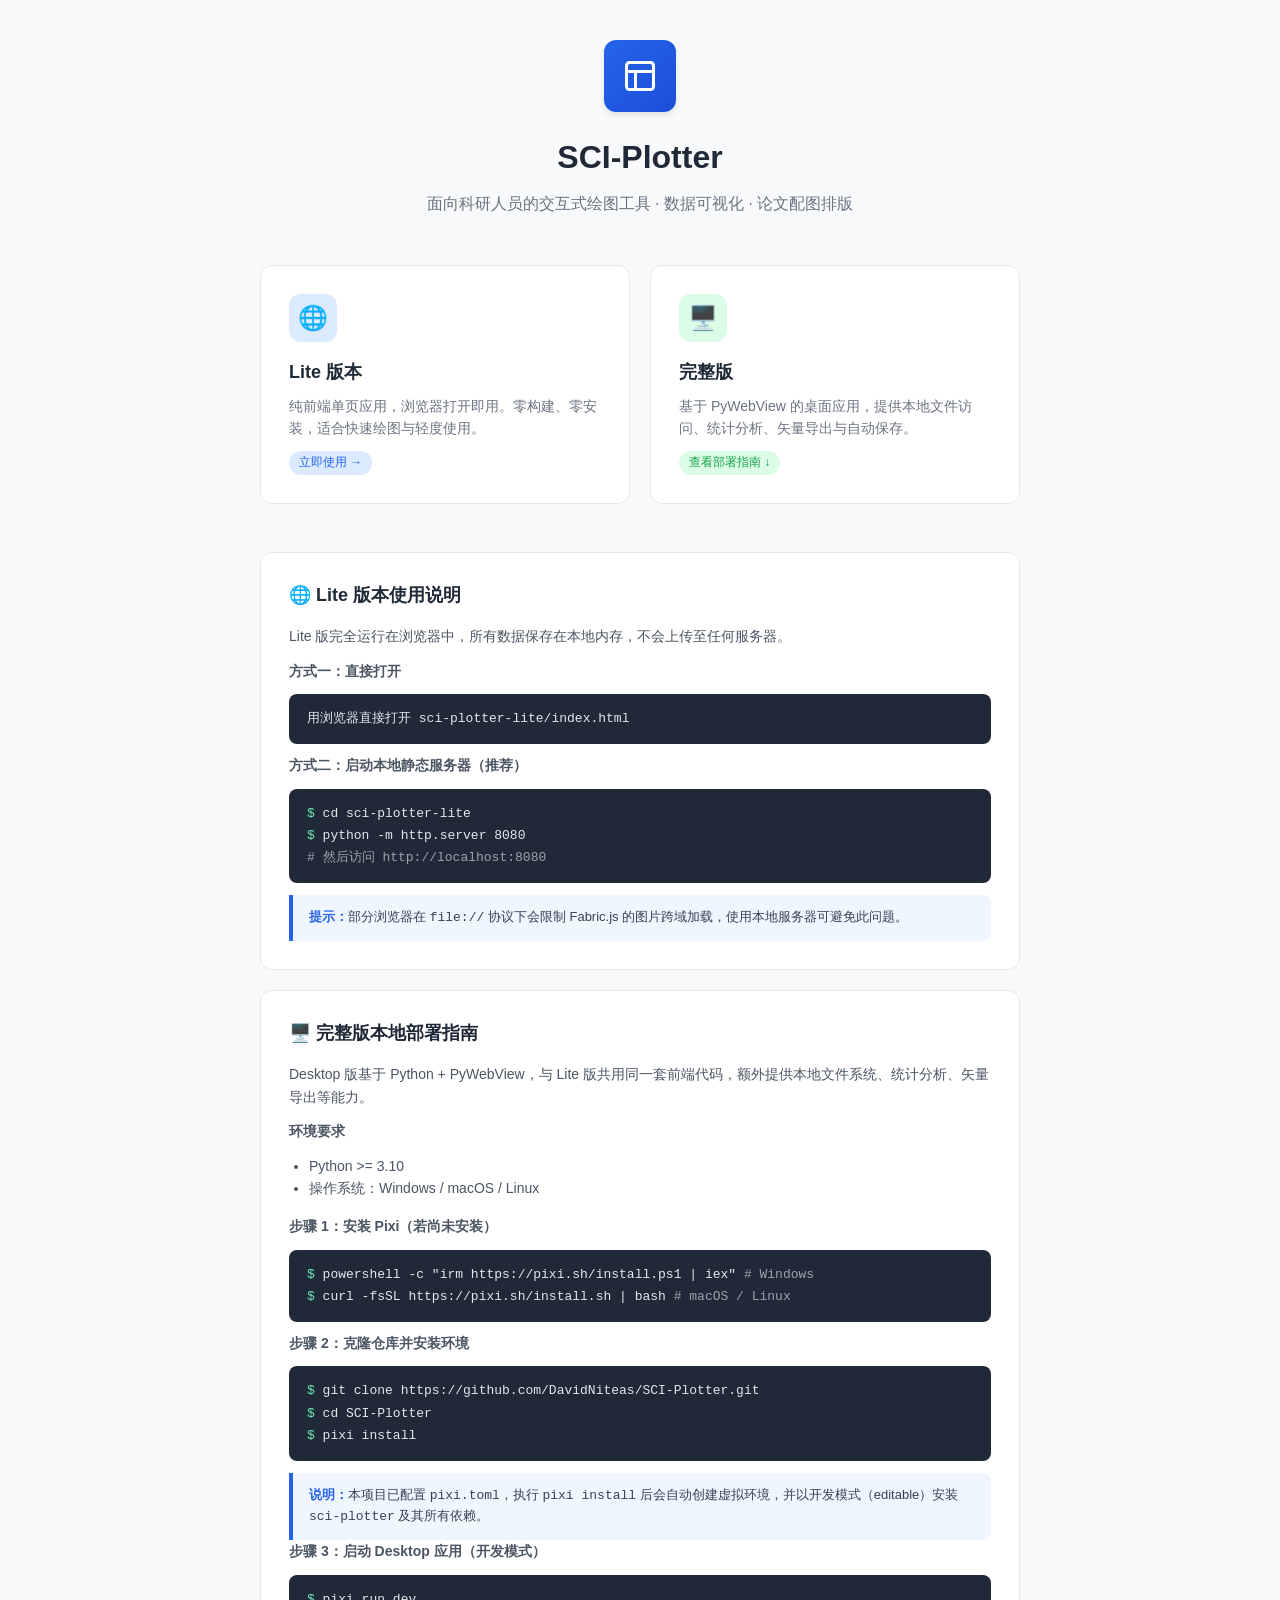
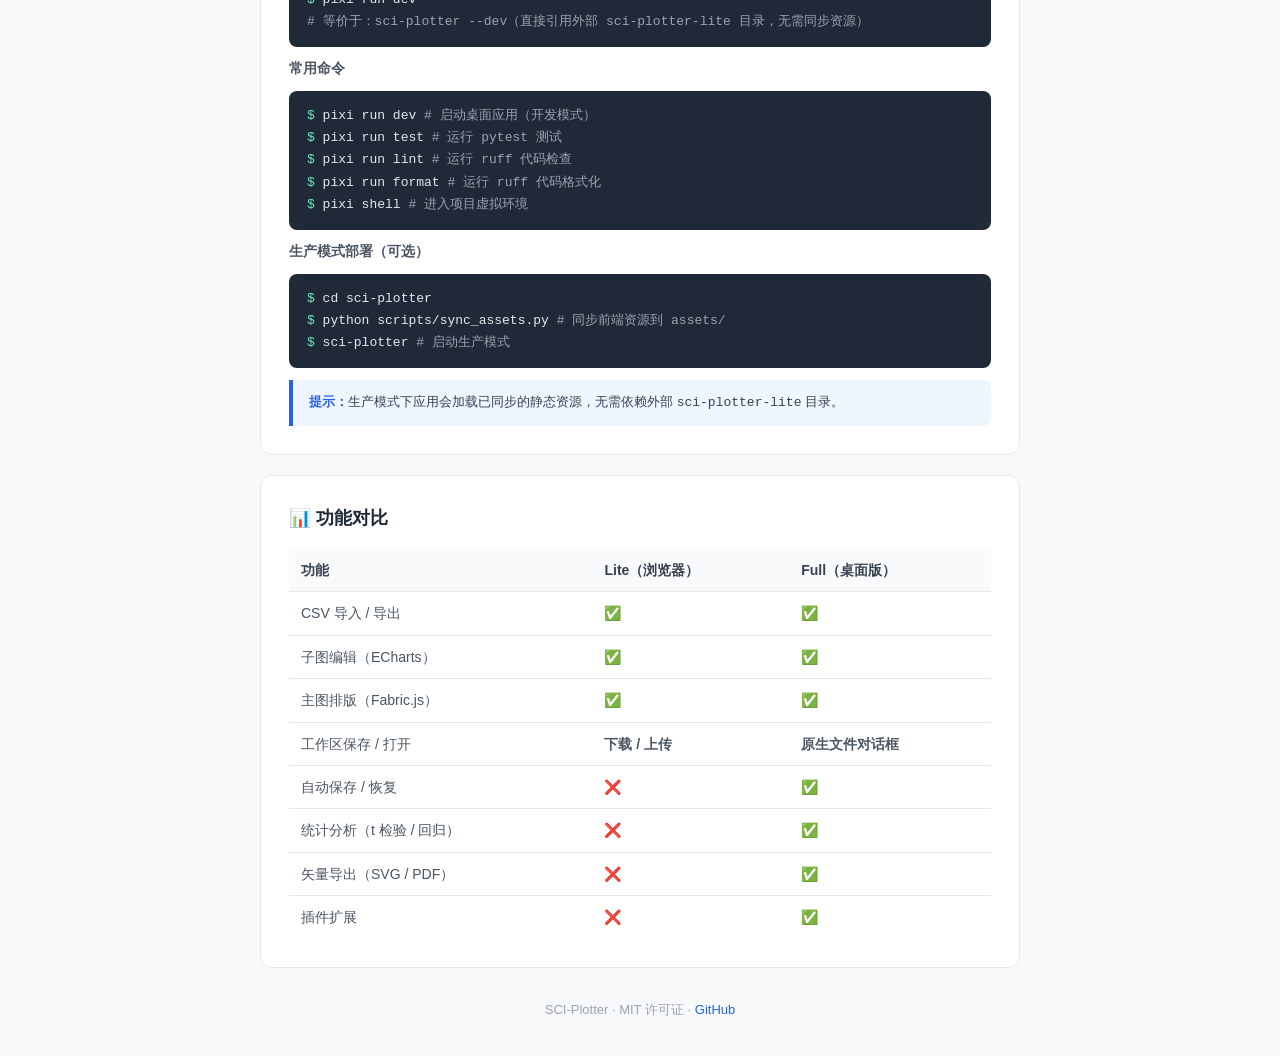
<file: index.html>
<!DOCTYPE html>
<html lang="zh-CN">
<head>
    <meta charset="UTF-8">
    <meta name="viewport" content="width=device-width, initial-scale=1.0">
    <title>SCI-Plotter — 科研绘图工具</title>
    <style>
        :root {
            --bg: #f8f9fa;
            --text: #1f2937;
            --primary: #2563eb;
            --primary-light: #dbeafe;
            --primary-dark: #1d4ed8;
            --success: #16a34a;
            --success-light: #dcfce7;
            --border: #e5e7eb;
            --radius: 12px;
            --shadow: 0 4px 6px -1px rgba(0,0,0,0.1);
            --shadow-lg: 0 10px 15px -3px rgba(0,0,0,0.1);
        }
        * { margin: 0; padding: 0; box-sizing: border-box; }
        body {
            font-family: -apple-system, BlinkMacSystemFont, 'Segoe UI', Roboto, 'Noto Sans SC', sans-serif;
            background: var(--bg);
            color: var(--text);
            min-height: 100vh;
            line-height: 1.6;
        }
        .container {
            max-width: 800px;
            margin: 0 auto;
            padding: 40px 20px;
        }
        /* Hero */
        .hero {
            text-align: center;
            margin-bottom: 48px;
        }
        .logo {
            width: 72px;
            height: 72px;
            margin: 0 auto 20px;
            background: linear-gradient(135deg, var(--primary), var(--primary-dark));
            border-radius: var(--radius);
            display: flex;
            align-items: center;
            justify-content: center;
            color: white;
            box-shadow: var(--shadow);
        }
        h1 { font-size: 32px; margin-bottom: 8px; font-weight: 700; }
        .subtitle { color: #6b7280; font-size: 16px; }

        /* Cards */
        .cards {
            display: grid;
            grid-template-columns: 1fr 1fr;
            gap: 20px;
            margin-bottom: 48px;
        }
        .card {
            background: white;
            border: 1px solid var(--border);
            border-radius: var(--radius);
            padding: 28px;
            text-decoration: none;
            color: inherit;
            transition: box-shadow 0.2s, transform 0.2s, border-color 0.2s;
            cursor: pointer;
        }
        .card:hover {
            box-shadow: var(--shadow-lg);
            transform: translateY(-2px);
            border-color: var(--primary);
        }
        .card-icon {
            width: 48px;
            height: 48px;
            border-radius: 12px;
            display: flex;
            align-items: center;
            justify-content: center;
            margin-bottom: 16px;
            font-size: 24px;
        }
        .card-lite .card-icon { background: var(--primary-light); }
        .card-full .card-icon { background: var(--success-light); }
        .card h3 { font-size: 18px; margin-bottom: 8px; }
        .card p { font-size: 14px; color: #6b7280; line-height: 1.6; }
        .card-badge {
            display: inline-block;
            font-size: 12px;
            font-weight: 500;
            padding: 2px 10px;
            border-radius: 999px;
            margin-top: 12px;
        }
        .card-lite .card-badge { background: var(--primary-light); color: var(--primary); }
        .card-full .card-badge { background: var(--success-light); color: var(--success); }

        /* Sections */
        .section {
            background: white;
            border: 1px solid var(--border);
            border-radius: var(--radius);
            padding: 28px;
            margin-bottom: 20px;
        }
        .section h2 {
            font-size: 18px;
            margin-bottom: 16px;
            display: flex;
            align-items: center;
            gap: 10px;
        }
        .section p {
            font-size: 14px;
            color: #4b5563;
            margin-bottom: 12px;
        }

        /* Code blocks */
        .code-block {
            background: #1f2937;
            color: #e5e7eb;
            padding: 14px 18px;
            border-radius: 8px;
            font-family: 'SF Mono', Monaco, 'Cascadia Code', monospace;
            font-size: 13px;
            line-height: 1.7;
            overflow-x: auto;
            margin: 10px 0;
        }
        .code-block .comment { color: #9ca3af; }
        .code-block .prompt { color: #6ee7b7; user-select: none; }

        /* Notes */
        .note {
            background: #eff6ff;
            border-left: 4px solid var(--primary);
            padding: 12px 16px;
            border-radius: 0 8px 8px 0;
            font-size: 13px;
            color: #374151;
            margin-top: 12px;
        }
        .note strong { color: var(--primary); }

        /* Table */
        .compare-table {
            width: 100%;
            border-collapse: collapse;
            font-size: 14px;
            margin-top: 12px;
        }
        .compare-table th,
        .compare-table td {
            text-align: left;
            padding: 10px 12px;
            border-bottom: 1px solid var(--border);
        }
        .compare-table th {
            background: #f9fafb;
            font-weight: 600;
            color: #374151;
        }
        .compare-table td { color: #4b5563; }
        .compare-table tr:last-child td { border-bottom: none; }
        .yes { color: var(--success); font-weight: 600; }
        .no { color: #9ca3af; }

        /* Footer */
        .footer {
            text-align: center;
            font-size: 13px;
            color: #9ca3af;
            margin-top: 32px;
        }
        .footer a { color: var(--primary); text-decoration: none; }
        .footer a:hover { text-decoration: underline; }

        @media (max-width: 600px) {
            .cards { grid-template-columns: 1fr; }
            h1 { font-size: 26px; }
        }
    </style>
</head>
<body>
    <div class="container">
        <!-- Hero -->
        <div class="hero">
            <div class="logo">
                <svg width="36" height="36" viewBox="0 0 24 24" fill="none" stroke="currentColor" stroke-width="2">
                    <rect x="3" y="3" width="18" height="18" rx="2"/>
                    <path d="M3 9h18M9 21V9"/>
                </svg>
            </div>
            <h1>SCI-Plotter</h1>
            <p class="subtitle">面向科研人员的交互式绘图工具 · 数据可视化 · 论文配图排版</p>
        </div>

        <!-- Entry Cards -->
        <div class="cards">
            <a href="sci-plotter-lite/index.html" class="card card-lite">
                <div class="card-icon">🌐</div>
                <h3>Lite 版本</h3>
                <p>纯前端单页应用，浏览器打开即用。零构建、零安装，适合快速绘图与轻度使用。</p>
                <span class="card-badge">立即使用 →</span>
            </a>
            <div class="card card-full" onclick="document.getElementById('deploy-docs').scrollIntoView({behavior:'smooth'})">
                <div class="card-icon">🖥️</div>
                <h3>完整版</h3>
                <p>基于 PyWebView 的桌面应用，提供本地文件访问、统计分析、矢量导出与自动保存。</p>
                <span class="card-badge">查看部署指南 ↓</span>
            </div>
        </div>

        <!-- Lite Docs -->
        <div class="section">
            <h2>🌐 Lite 版本使用说明</h2>
            <p>Lite 版完全运行在浏览器中，所有数据保存在本地内存，不会上传至任何服务器。</p>
            <p><strong>方式一：直接打开</strong></p>
            <div class="code-block">用浏览器直接打开 sci-plotter-lite/index.html</div>
            <p><strong>方式二：启动本地静态服务器（推荐）</strong></p>
            <div class="code-block">
<span class="prompt">$</span> cd sci-plotter-lite<br>
<span class="prompt">$</span> python -m http.server 8080<br>
<span class="comment"># 然后访问 http://localhost:8080</span>
            </div>
            <div class="note">
                <strong>提示：</strong>部分浏览器在 <code>file://</code> 协议下会限制 Fabric.js 的图片跨域加载，使用本地服务器可避免此问题。
            </div>
        </div>

        <!-- Desktop Deploy Docs -->
        <div class="section" id="deploy-docs">
            <h2>🖥️ 完整版本地部署指南</h2>
            <p>Desktop 版基于 Python + PyWebView，与 Lite 版共用同一套前端代码，额外提供本地文件系统、统计分析、矢量导出等能力。</p>

            <p><strong>环境要求</strong></p>
            <ul style="margin: 8px 0 16px 20px; font-size: 14px; color: #4b5563;">
                <li>Python >= 3.10</li>
                <li>操作系统：Windows / macOS / Linux</li>
            </ul>

            <p><strong>步骤 1：安装 Pixi（若尚未安装）</strong></p>
            <div class="code-block">
<span class="prompt">$</span> powershell -c "irm https://pixi.sh/install.ps1 | iex"  <span class="comment"># Windows</span><br>
<span class="prompt">$</span> curl -fsSL https://pixi.sh/install.sh | bash       <span class="comment"># macOS / Linux</span>
            </div>

            <p><strong>步骤 2：克隆仓库并安装环境</strong></p>
            <div class="code-block">
<span class="prompt">$</span> git clone https://github.com/DavidNiteas/SCI-Plotter.git<br>
<span class="prompt">$</span> cd SCI-Plotter<br>
<span class="prompt">$</span> pixi install
            </div>
            <div class="note">
                <strong>说明：</strong>本项目已配置 <code>pixi.toml</code>，执行 <code>pixi install</code> 后会自动创建虚拟环境，并以开发模式（editable）安装 <code>sci-plotter</code> 及其所有依赖。
            </div>

            <p><strong>步骤 3：启动 Desktop 应用（开发模式）</strong></p>
            <div class="code-block">
<span class="prompt">$</span> pixi run dev<br>
<span class="comment"># 等价于：sci-plotter --dev（直接引用外部 sci-plotter-lite 目录，无需同步资源）</span>
            </div>

            <p><strong>常用命令</strong></p>
            <div class="code-block">
<span class="prompt">$</span> pixi run dev         <span class="comment"># 启动桌面应用（开发模式）</span><br>
<span class="prompt">$</span> pixi run test        <span class="comment"># 运行 pytest 测试</span><br>
<span class="prompt">$</span> pixi run lint        <span class="comment"># 运行 ruff 代码检查</span><br>
<span class="prompt">$</span> pixi run format      <span class="comment"># 运行 ruff 代码格式化</span><br>
<span class="prompt">$</span> pixi shell           <span class="comment"># 进入项目虚拟环境</span>
            </div>

            <p><strong>生产模式部署（可选）</strong></p>
            <div class="code-block">
<span class="prompt">$</span> cd sci-plotter<br>
<span class="prompt">$</span> python scripts/sync_assets.py   <span class="comment"># 同步前端资源到 assets/</span><br>
<span class="prompt">$</span> sci-plotter                       <span class="comment"># 启动生产模式</span>
            </div>
            <div class="note">
                <strong>提示：</strong>生产模式下应用会加载已同步的静态资源，无需依赖外部 <code>sci-plotter-lite</code> 目录。
            </div>
        </div>

        <!-- Feature Comparison -->
        <div class="section">
            <h2>📊 功能对比</h2>
            <table class="compare-table">
                <tr>
                    <th>功能</th>
                    <th>Lite（浏览器）</th>
                    <th>Full（桌面版）</th>
                </tr>
                <tr><td>CSV 导入 / 导出</td><td class="yes">✅</td><td class="yes">✅</td></tr>
                <tr><td>子图编辑（ECharts）</td><td class="yes">✅</td><td class="yes">✅</td></tr>
                <tr><td>主图排版（Fabric.js）</td><td class="yes">✅</td><td class="yes">✅</td></tr>
                <tr><td>工作区保存 / 打开</td><td class="yes">下载 / 上传</td><td class="yes">原生文件对话框</td></tr>
                <tr><td>自动保存 / 恢复</td><td class="no">❌</td><td class="yes">✅</td></tr>
                <tr><td>统计分析（t 检验 / 回归）</td><td class="no">❌</td><td class="yes">✅</td></tr>
                <tr><td>矢量导出（SVG / PDF）</td><td class="no">❌</td><td class="yes">✅</td></tr>
                <tr><td>插件扩展</td><td class="no">❌</td><td class="yes">✅</td></tr>
            </table>
        </div>

        <!-- Footer -->
        <div class="footer">
            <p>SCI-Plotter · MIT 许可证 · <a href="https://github.com/DavidNiteas/SCI-Plotter" target="_blank">GitHub</a></p>
        </div>
    </div>
</body>
</html>
</file>
